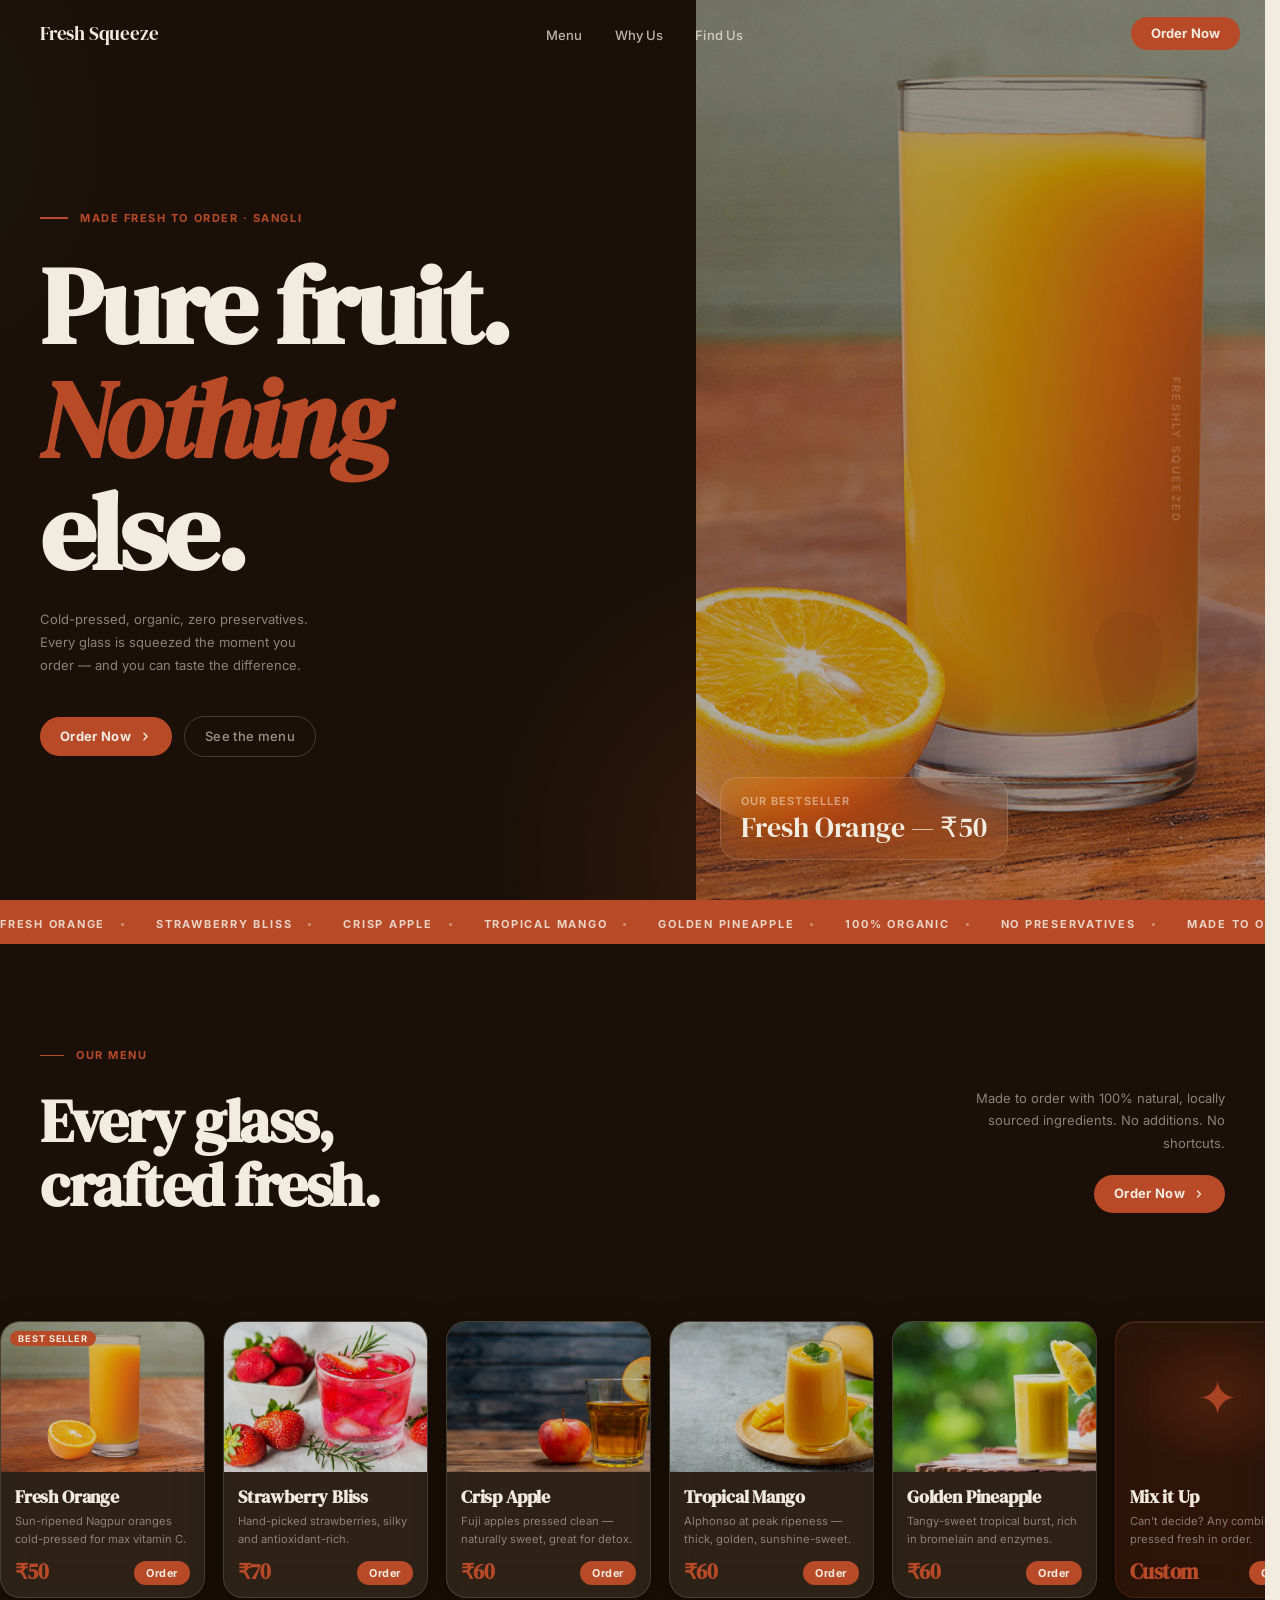
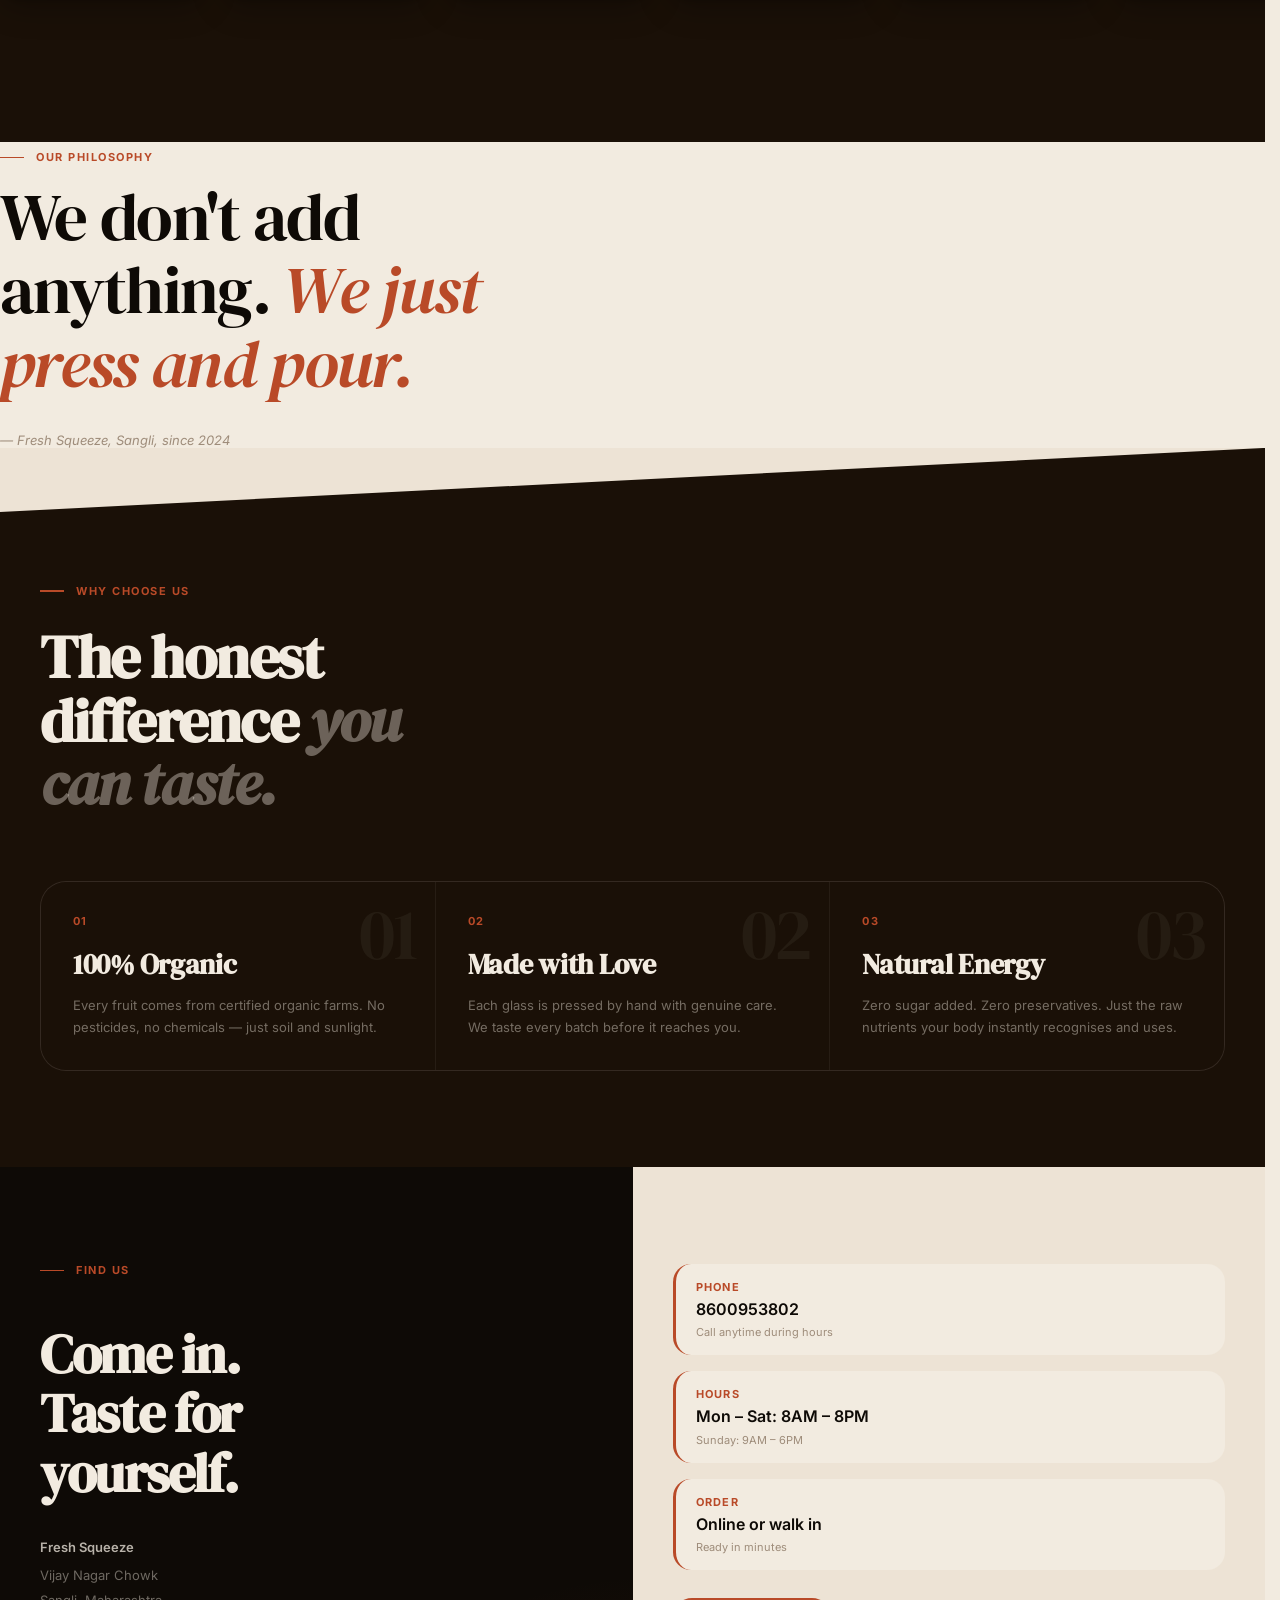
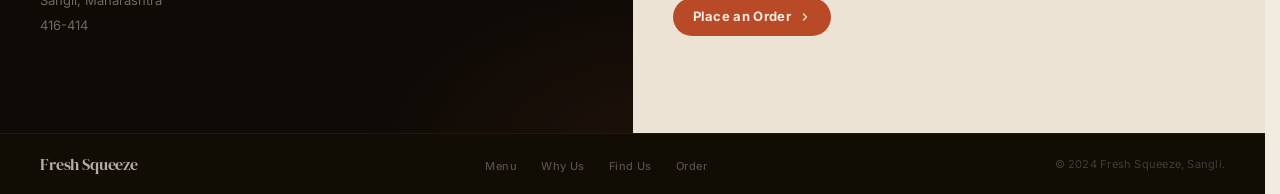
<file: index.html>
<!DOCTYPE html>
<html lang="en">
<head>
  <meta charset="UTF-8">
  <meta name="viewport" content="width=device-width, initial-scale=1.0">
  <meta name="description" content="Fresh Squeeze — naturally cold-pressed fruit juices, made to order in Sangli. No preservatives. No compromise.">
  <meta name="theme-color" content="#B94A28">
  <title>Fresh Squeeze — Natural Fruit Juices</title>
  <link rel="stylesheet" href="stylesheet.css">
  <link rel="preconnect" href="https://fonts.googleapis.com">
  <link rel="preconnect" href="https://fonts.gstatic.com" crossorigin>
  <link href="https://fonts.googleapis.com/css2?family=Inter:ital,wght@0,300;0,400;0,500;0,600;0,700;0,800;0,900;1,300&family=DM+Serif+Display:ital@0;1&display=swap" rel="stylesheet">
</head>
  <!-- Hidden checkbox — CSS-only toggle for hamburger / mobile drawer -->
  <input type="checkbox" id="nav-toggle" class="nav-toggle__input" aria-hidden="true">

  <!-- ══════════════════════════════════════════════════════
       NAV
  ══════════════════════════════════════════════════════════ -->
  <nav class="nav" id="main-nav" aria-label="Primary navigation">
    <div class="nav__inner">
      <a href="#" class="nav__logo" aria-label="Fresh Squeeze — home">Fresh Squeeze</a>

      <!-- Desktop links -->
      <ul class="nav__links" role="list">
        <li><a href="#menu">Menu</a></li>
        <li><a href="#about">Why Us</a></li>
        <li><a href="#contact">Find Us</a></li>
      </ul>

      <a href="juice_orders.html" class="nav__cta" id="nav-order-btn">Order Now</a>

      <!-- Hamburger / close — label controls the checkbox, no JS needed -->
      <label
        for="nav-toggle"
        class="nav__hamburger"
        aria-label="Toggle navigation menu"
      >
        <span class="nav__hamburger-line"></span>
        <span class="nav__hamburger-line"></span>
        <span class="nav__hamburger-line"></span>
      </label>
    </div>
  </nav>

  <!-- Mobile nav drawer — shown/hidden via #nav-toggle:checked in CSS -->
  <div class="mobile-nav" id="mobile-nav">
    <ul class="mobile-nav__links" role="list">
      <!-- Each link is also a label so tapping it dismisses the drawer -->
      <li>
        <label for="nav-toggle"><a href="#menu" class="mobile-nav__link">Menu</a></label>
      </li>
      <li>
        <label for="nav-toggle"><a href="#about" class="mobile-nav__link">Why Us</a></label>
      </li>
      <li>
        <label for="nav-toggle"><a href="#contact" class="mobile-nav__link">Find Us</a></label>
      </li>
    </ul>
    <a href="juice_orders.html" class="mobile-nav__cta" id="mobile-order-btn">Order Now →</a>
  </div>


  <!-- ══════════════════════════════════════════════════════
       HERO — asymmetric split
       Left: editorial type on dark earth
       Right: full-bleed image panel
  ══════════════════════════════════════════════════════════ -->
  <section class="hero" aria-label="Homepage hero">

    <div class="hero__left">
      <div class="hero__left-texture" aria-hidden="true"></div>

      <p class="hero__eyebrow">
        <span class="hero__eyebrow-line" aria-hidden="true"></span>
        Made fresh to order · Sangli
      </p>

      <h1 class="hero__title">
        Pure fruit.<br>
        <em>Nothing</em><br>
        else.
      </h1>

      <p class="hero__desc">
        Cold-pressed, organic, zero preservatives. Every glass is squeezed the moment you order — and you can taste the difference.
      </p>

      <div class="hero__actions">
        <a href="juice_orders.html" class="btn-solid" id="hero-order-btn">
          Order Now
          <svg width="13" height="13" viewBox="0 0 24 24" fill="none" stroke="currentColor" stroke-width="2.5" stroke-linecap="round" stroke-linejoin="round" aria-hidden="true"><polyline points="9 18 15 12 9 6"/></svg>
        </a>
        <a href="#menu" class="btn-ghost" id="hero-menu-btn">See the menu</a>
      </div>
    </div>

    <div class="hero__right" aria-hidden="true">
      <img src="images/orange-juice.jpg" alt="">

      <div class="hero__float-badge">
        <div class="hero__float-badge-label">Our bestseller</div>
        <div class="hero__float-badge-value">Fresh Orange — ₹50</div>
      </div>

      <span class="hero__right-tag">Freshly Squeezed</span>
    </div>
  </section>


  <!-- ══════════════════════════════════════════════════════
       MARQUEE — personality ticker
  ══════════════════════════════════════════════════════════ -->
  <div class="marquee" aria-hidden="true">
    <div class="marquee__track">
      <span class="marquee__item">Fresh Orange<span class="marquee__dot"></span></span>
      <span class="marquee__item">Strawberry Bliss<span class="marquee__dot"></span></span>
      <span class="marquee__item">Crisp Apple<span class="marquee__dot"></span></span>
      <span class="marquee__item">Tropical Mango<span class="marquee__dot"></span></span>
      <span class="marquee__item">Golden Pineapple<span class="marquee__dot"></span></span>
      <span class="marquee__item">100% Organic<span class="marquee__dot"></span></span>
      <span class="marquee__item">No Preservatives<span class="marquee__dot"></span></span>
      <span class="marquee__item">Made to Order<span class="marquee__dot"></span></span>
      <!-- duplicate for seamless loop -->
      <span class="marquee__item">Fresh Orange<span class="marquee__dot"></span></span>
      <span class="marquee__item">Strawberry Bliss<span class="marquee__dot"></span></span>
      <span class="marquee__item">Crisp Apple<span class="marquee__dot"></span></span>
      <span class="marquee__item">Tropical Mango<span class="marquee__dot"></span></span>
      <span class="marquee__item">Golden Pineapple<span class="marquee__dot"></span></span>
      <span class="marquee__item">100% Organic<span class="marquee__dot"></span></span>
      <span class="marquee__item">No Preservatives<span class="marquee__dot"></span></span>
      <span class="marquee__item">Made to Order<span class="marquee__dot"></span></span>
    </div>
  </div>


  <!-- ══════════════════════════════════════════════════════
       MENU — sequential wave (pure CSS)
  ══════════════════════════════════════════════════════════ -->

  <section id="menu" class="menu menu--dark" aria-labelledby="menu-heading">

    <div class="menu__header">
      <div class="menu__header-left u-reveal">
        <span class="kicker">Our Menu</span>
        <h2 class="menu__title menu__title--light" id="menu-heading">Every glass,<br>crafted fresh.</h2>
      </div>
      <div class="menu__header-right u-reveal u-delay-2">
        <p class="menu__subtitle menu__subtitle--light">Made to order with 100% natural, locally sourced ingredients. No additions. No shortcuts.</p>
        <a href="juice_orders.html" class="btn-solid" id="menu-order-btn">
          Order Now
          <svg width="12" height="12" viewBox="0 0 24 24" fill="none" stroke="currentColor" stroke-width="2.5" stroke-linecap="round" stroke-linejoin="round" aria-hidden="true"><polyline points="9 18 15 12 9 6"/></svg>
        </a>
      </div>
    </div>


    <!-- ── Wave track ──────────────────────────────────────── -->
    <div class="wave-outer" aria-label="Juice menu">
      <div class="wave-track">

        <!-- Card 0 — Fresh Orange -->
        <div class="wcard-lift" style="--i:0">
          <article class="wcard" aria-label="Fresh Orange — ₹50">
            <div class="wcard__media">
              <img src="images/orange-juice.jpg" alt="Fresh orange juice" loading="lazy">
              <span class="wcard__badge">Best Seller</span>
            </div>
            <div class="wcard__body">
              <h3 class="wcard__name">Fresh Orange</h3>
              <p class="wcard__desc">Sun-ripened Nagpur oranges cold-pressed for max vitamin C.</p>
              <div class="wcard__footer">
                <span class="wcard__price">₹50</span>
                <a href="juice_orders.html" class="wcard__btn" id="order-wcard-orange">Order</a>
              </div>
            </div>
          </article>
        </div>

        <!-- Card 1 — Strawberry Bliss -->
        <div class="wcard-lift" style="--i:1">
          <article class="wcard" aria-label="Strawberry Bliss — ₹70">
            <div class="wcard__media">
              <img src="images/strawberry-juice.jpeg" alt="Fresh strawberry juice" loading="lazy">
            </div>
            <div class="wcard__body">
              <h3 class="wcard__name">Strawberry Bliss</h3>
              <p class="wcard__desc">Hand-picked strawberries, silky and antioxidant-rich.</p>
              <div class="wcard__footer">
                <span class="wcard__price">₹70</span>
                <a href="juice_orders.html" class="wcard__btn" id="order-wcard-strawberry">Order</a>
              </div>
            </div>
          </article>
        </div>

        <!-- Card 2 — Crisp Apple -->
        <div class="wcard-lift" style="--i:2">
          <article class="wcard" aria-label="Crisp Apple — ₹60">
            <div class="wcard__media">
              <img src="images/apple-juice.jpeg" alt="Fresh apple juice" loading="lazy">
            </div>
            <div class="wcard__body">
              <h3 class="wcard__name">Crisp Apple</h3>
              <p class="wcard__desc">Fuji apples pressed clean — naturally sweet, great for detox.</p>
              <div class="wcard__footer">
                <span class="wcard__price">₹60</span>
                <a href="juice_orders.html" class="wcard__btn" id="order-wcard-apple">Order</a>
              </div>
            </div>
          </article>
        </div>

        <!-- Card 3 — Tropical Mango -->
        <div class="wcard-lift" style="--i:3">
          <article class="wcard" aria-label="Tropical Mango — ₹60">
            <div class="wcard__media">
              <img src="images/mango-juice.jpeg" alt="Fresh mango juice" loading="lazy">
            </div>
            <div class="wcard__body">
              <h3 class="wcard__name">Tropical Mango</h3>
              <p class="wcard__desc">Alphonso at peak ripeness — thick, golden, sunshine-sweet.</p>
              <div class="wcard__footer">
                <span class="wcard__price">₹60</span>
                <a href="juice_orders.html" class="wcard__btn" id="order-wcard-mango">Order</a>
              </div>
            </div>
          </article>
        </div>

        <!-- Card 4 — Golden Pineapple -->
        <div class="wcard-lift" style="--i:4">
          <article class="wcard" aria-label="Golden Pineapple — ₹60">
            <div class="wcard__media">
              <img src="images/pineapple-juice.jpeg" alt="Fresh pineapple juice" loading="lazy">
            </div>
            <div class="wcard__body">
              <h3 class="wcard__name">Golden Pineapple</h3>
              <p class="wcard__desc">Tangy-sweet tropical burst, rich in bromelain and enzymes.</p>
              <div class="wcard__footer">
                <span class="wcard__price">₹60</span>
                <a href="juice_orders.html" class="wcard__btn" id="order-wcard-pineapple">Order</a>
              </div>
            </div>
          </article>
        </div>

        <!-- Card 5 — Mix it Up -->
        <div class="wcard-lift wcard-lift--mix" style="--i:5">
          <article class="wcard wcard--mix" aria-label="Mix it Up — custom blend">
            <div class="wcard__media wcard__media--mix">
              <span class="wcard__mix-glyph" aria-hidden="true">✦</span>
            </div>
            <div class="wcard__body">
              <h3 class="wcard__name">Mix it Up</h3>
              <p class="wcard__desc">Can't decide? Any combination, pressed fresh in order.</p>
              <div class="wcard__footer">
                <span class="wcard__price">Custom</span>
                <a href="juice_orders.html" class="wcard__btn" id="order-wcard-mix">Order</a>
              </div>
            </div>
          </article>
        </div>

      </div><!-- /wave-track -->
    </div><!-- /wave-outer -->

  </section>





  </section>



  <!-- ══════════════════════════════════════════════════════
       MANIFESTO — typographic pull-quote
       Cream→Parchment→Earth transition buffer
  ══════════════════════════════════════════════════════════ -->
  <div class="manifesto" aria-label="Our philosophy">
    <span class="kicker u-reveal">Our philosophy</span>
    <blockquote class="manifesto__quote u-reveal u-delay-1">
      We don't add<br>
      anything. <em>We just<br>
      press and pour.</em>
    </blockquote>
    <p class="manifesto__sig u-reveal u-delay-2">— Fresh Squeeze, Sangli, since 2024</p>
  </div>


  <!-- ══════════════════════════════════════════════════════
       ABOUT / WHY US — numbered, dark section
  ══════════════════════════════════════════════════════════ -->
  <section id="about" class="about" aria-labelledby="about-heading">
    <div class="about__inner">

      <div class="about__heading-block u-reveal">
        <span class="kicker">Why choose us</span>
        <h2 class="about__title" id="about-heading">The honest<br>difference <em>you<br>can taste.</em></h2>
      </div>

      <div class="reasons">

        <div class="reason u-reveal">
          <span class="reason__num" aria-hidden="true">01</span>
          <p class="reason__index">01</p>
          <h3 class="reason__name">100% Organic</h3>
          <p class="reason__body">Every fruit comes from certified organic farms. No pesticides, no chemicals — just soil and sunlight.</p>
        </div>

        <div class="reason u-reveal u-delay-1">
          <span class="reason__num" aria-hidden="true">02</span>
          <p class="reason__index">02</p>
          <h3 class="reason__name">Made with Love</h3>
          <p class="reason__body">Each glass is pressed by hand with genuine care. We taste every batch before it reaches you.</p>
        </div>

        <div class="reason u-reveal u-delay-2">
          <span class="reason__num" aria-hidden="true">03</span>
          <p class="reason__index">03</p>
          <h3 class="reason__name">Natural Energy</h3>
          <p class="reason__body">Zero sugar added. Zero preservatives. Just the raw nutrients your body instantly recognises and uses.</p>
        </div>

      </div>
    </div>
  </section>


  <!-- ══════════════════════════════════════════════════════
       CONTACT — two-panel split
       Left: dark, large typographic address
       Right: parchment, practical info rows
  ══════════════════════════════════════════════════════════ -->
  <section id="contact" class="contact" aria-labelledby="contact-heading">

    <div class="contact__left">
      <span class="kicker u-reveal">Find Us</span>

      <h2 class="contact__big-text u-reveal u-delay-1" id="contact-heading">
        Come in.<br>
        Taste for<br>
        yourself.
      </h2>

      <address class="contact__address u-reveal u-delay-2">
        <strong>Fresh Squeeze</strong>
        Vijay Nagar Chowk<br>
        Sangli, Maharashtra<br>
        416-414
      </address>
    </div>

    <div class="contact__right">

      <div class="contact__info-item u-reveal">
        <div class="contact__info-label">Phone</div>
        <div class="contact__info-value"><a href="tel:8600953802">8600953802</a></div>
        <div class="contact__info-sub">Call anytime during hours</div>
      </div>

      <div class="contact__info-item u-reveal u-delay-1">
        <div class="contact__info-label">Hours</div>
        <div class="contact__info-value">Mon – Sat: 8AM – 8PM</div>
        <div class="contact__info-sub">Sunday: 9AM – 6PM</div>
      </div>

      <div class="contact__info-item u-reveal u-delay-2">
        <div class="contact__info-label">Order</div>
        <div class="contact__info-value">Online or walk in</div>
        <div class="contact__info-sub">Ready in minutes</div>
      </div>

      <div class="contact__order-cta u-reveal u-delay-3">
        <a href="juice_orders.html" class="btn-solid" id="contact-order-btn">
          Place an Order
          <svg width="12" height="12" viewBox="0 0 24 24" fill="none" stroke="currentColor" stroke-width="2.5" stroke-linecap="round" stroke-linejoin="round" aria-hidden="true"><polyline points="9 18 15 12 9 6"/></svg>
        </a>
      </div>

    </div>
  </section>


  <!-- ══════════════════════════════════════════════════════
       FOOTER — ultra-minimal bar
  ══════════════════════════════════════════════════════════ -->
  <footer class="footer" aria-label="Site footer">
    <span class="footer__brand">Fresh Squeeze</span>

    <ul class="footer__links" role="list">
      <li><a href="#menu">Menu</a></li>
      <li><a href="#about">Why Us</a></li>
      <li><a href="#contact">Find Us</a></li>
      <li><a href="juice_orders.html">Order</a></li>
    </ul>

    <p class="footer__copy">&copy; 2024 Fresh Squeeze, Sangli.</p>
  </footer>


  <!-- ══════════════════════════════════════════════════════
  <!-- No scripts needed — wave animation is pure CSS -->


</body>
</html>
</file>
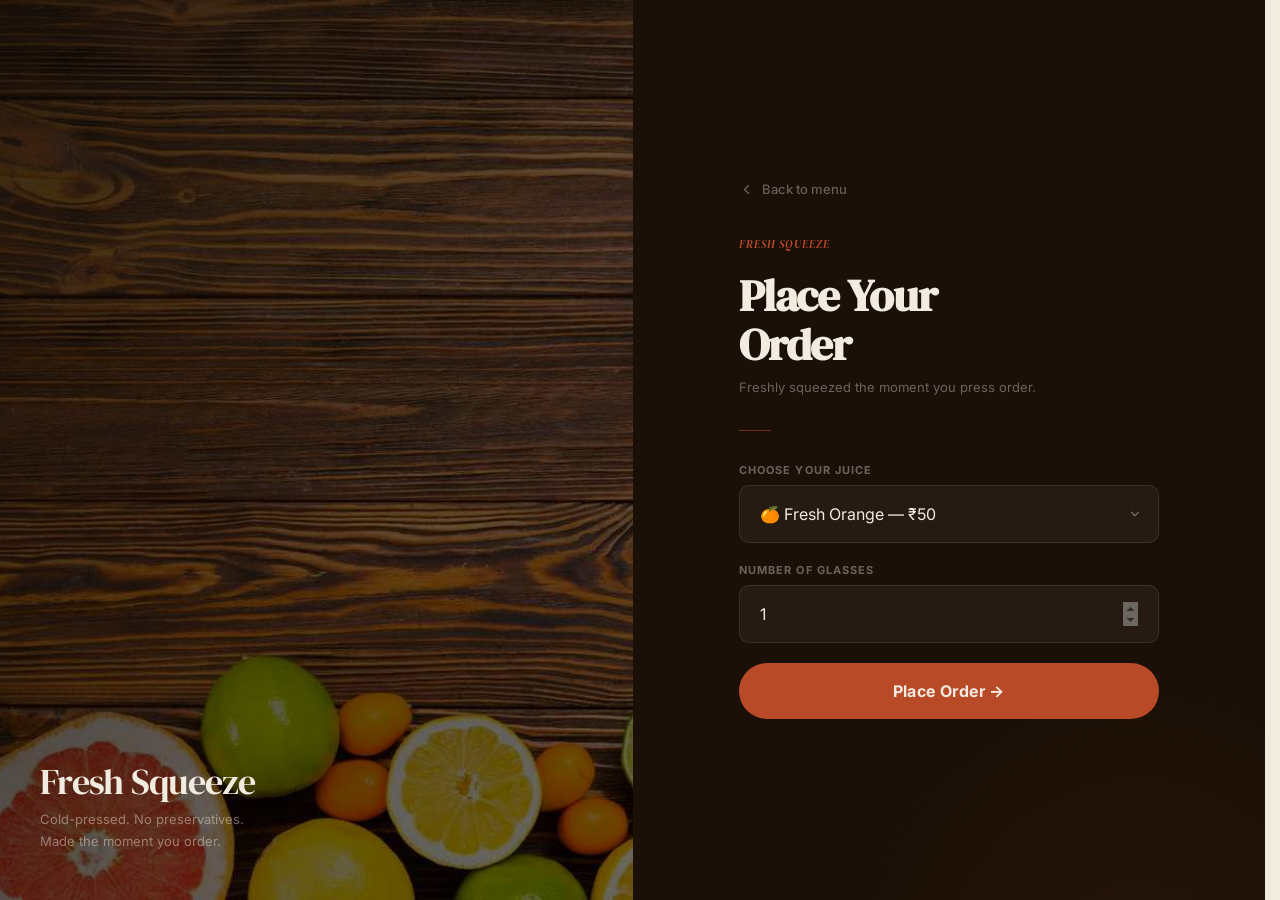
<file: juice_orders.html>
<!DOCTYPE html>
<html lang="en">
<head>
  <meta charset="UTF-8">
  <meta name="viewport" content="width=device-width, initial-scale=1.0">
  <meta name="description" content="Order fresh, cold-pressed juice from Fresh Squeeze. Choose your flavour and quantity — made the moment you order.">
  <title>Place Order — Fresh Squeeze</title>
  <link rel="stylesheet" href="stylesheet.css">
  <link rel="preconnect" href="https://fonts.googleapis.com">
  <link rel="preconnect" href="https://fonts.gstatic.com" crossorigin>
  <link href="https://fonts.googleapis.com/css2?family=Inter:ital,wght@0,300;0,400;0,500;0,600;0,700;0,800;0,900;1,300&family=DM+Serif+Display:ital@0;1&display=swap" rel="stylesheet">
</head>
<body>

  <div class="order-page" role="main">

    <!-- ── Left decorative panel (desktop) ───────────────── -->
    <div class="order-page__panel-left" aria-hidden="true">
      <img src="images/fruit-frame-wooden-background.jpg" alt="">
      <div class="order-page__panel-overlay"></div>
      <div class="order-page__panel-text">
        <div class="order-page__panel-brand">Fresh Squeeze</div>
        <p class="order-page__panel-tag">Cold-pressed. No preservatives.<br>Made the moment you order.</p>
      </div>
    </div>

    <!-- ── Right form panel ──────────────────────────────── -->
    <div class="order-page__right">
      <div class="order-card">

        <!-- Back link -->
        <a href="index.html" class="order-card__back" id="back-to-home">
          <svg width="15" height="15" viewBox="0 0 24 24" fill="none" stroke="currentColor" stroke-width="2.5" stroke-linecap="round" stroke-linejoin="round" aria-hidden="true">
            <polyline points="15 18 9 12 15 6"></polyline>
          </svg>
          Back to menu
        </a>

        <!-- Identity -->
        <div class="order-card__logo" aria-hidden="true">Fresh Squeeze</div>

        <!-- Heading -->
        <h1 class="order-card__title">Place Your<br>Order</h1>
        <p class="order-card__sub">Freshly squeezed the moment you press order.</p>

        <!-- Visual separator — same terracotta language as kickers -->
        <div class="order-card__divider" aria-hidden="true"></div>

        <!-- Hidden checkbox — powers the CSS popup -->
        <input type="checkbox" id="popup-toggle" aria-hidden="true">

        <!-- Juice selector -->
        <div class="form-group">
          <label class="form-label" for="juice">Choose your juice</label>
          <select class="form-control form-control--select" id="juice" name="juice" aria-required="true">
            <option value="orange">🍊 Fresh Orange — ₹50</option>
            <option value="strawberry">🍓 Strawberry Bliss — ₹70</option>
            <option value="apple">🍏 Crisp Apple — ₹60</option>
            <option value="mango">🥭 Tropical Mango — ₹60</option>
            <option value="pineapple">🍍 Golden Pineapple — ₹60</option>
          </select>
        </div>

        <!-- Quantity -->
        <div class="form-group">
          <label class="form-label" for="quantity">Number of glasses</label>
          <input
            class="form-control"
            type="number"
            id="quantity"
            name="quantity"
            min="1"
            max="100"
            value="1"
            aria-label="Number of glasses"
          >
        </div>

        <!-- Submit — label triggers the hidden checkbox -->
        <label
          for="popup-toggle"
          class="btn-submit"
          id="submit-order-btn"
          role="button"
          tabindex="0"
          onkeydown="if(event.key==='Enter'||event.key===' ')this.click()"
          aria-label="Place your juice order"
        >
          Place Order →
        </label>

        <!-- Success toast (CSS-only, driven by :checked) -->
        <div class="order-toast" role="status" aria-live="polite" aria-label="Order confirmation">
          <span class="order-toast__icon" aria-hidden="true">✅</span>
          <div>
            <div class="order-toast__title">Order Placed!</div>
            <p class="order-toast__msg">Your juice is being pressed right now — it'll be ready in minutes.</p>
            <a href="index.html" class="order-toast__link" id="toast-home-link">Explore more flavours →</a>
          </div>
        </div>

      </div>
    </div>

  </div>

</body>
</html>
</file>
<file: stylesheet.css>
/* ============================================================
   FRESH SQUEEZE — Refined Editorial Stylesheet
   Deliberately unique. Cohesive. Polished.
   ============================================================ */

/* ─── Google Fonts ───────────────────────────────────────── */
@import url('https://fonts.googleapis.com/css2?family=Inter:ital,wght@0,300;0,400;0,500;0,600;0,700;0,800;0,900;1,300&family=DM+Serif+Display:ital@0;1&display=swap');

/* ─── Design Tokens ──────────────────────────────────────── */
:root {
  /* Core palette */
  --c-ink:         #0E0A06;
  --c-earth:       #1A1007;
  --c-earth-deep:  #110C04;   /* footer separator, slightly darker than sections */
  --c-terracotta:  #B94A28;
  --c-rust:        #8A3015;
  --c-cream:       #F2EBE0;
  --c-parchment:   #EDE3D5;
  --c-sand:        #9E8C7A;   /* refined — was too light at #C9BAA8, lacked contrast */
  --c-sand-light:  #C9BAA8;   /* use for very subtle decorative text */
  --c-sage:        #3D6B5E;

  /* Typography */
  --f-display: 'DM Serif Display', Georgia, serif;
  --f-body:    'Inter', system-ui, -apple-system, sans-serif;

  /* Type scale */
  --t-xs:   0.6875rem;   /* 11px */
  --t-sm:   0.8125rem;   /* 13px */
  --t-base: 1rem;        /* 16px */
  --t-md:   1.125rem;    /* 18px */
  --t-lg:   1.375rem;    /* 22px */
  --t-xl:   1.75rem;     /* 28px */
  --t-2xl:  2.25rem;     /* 36px */
  --t-3xl:  3rem;        /* 48px */
  --t-4xl:  4rem;        /* 64px */
  --t-huge: clamp(3.75rem, 8.5vw, 7rem);

  /* Spacing — 4px base, doubled intervals */
  --s-1:  0.25rem;   /*  4px */
  --s-2:  0.5rem;    /*  8px */
  --s-3:  0.75rem;   /* 12px */
  --s-4:  1rem;      /* 16px */
  --s-5:  1.25rem;   /* 20px */
  --s-6:  1.5rem;    /* 24px */
  --s-8:  2rem;      /* 32px */
  --s-10: 2.5rem;    /* 40px */
  --s-12: 3rem;      /* 48px */
  --s-16: 4rem;      /* 64px */
  --s-20: 5rem;      /* 80px */
  --s-24: 6rem;      /* 96px */
  --s-32: 8rem;      /* 128px */

  /* Section rhythm — shared vertical padding for all full-width sections */
  --section-v: var(--s-24);

  /* Radii */
  --r-sm:   4px;
  --r-md:   10px;
  --r-lg:   18px;
  --r-xl:   26px;
  --r-pill: 9999px;

  /* Shadows */
  --sh-card: 0 2px 8px rgba(14,10,6,0.06), 0 6px 32px rgba(14,10,6,0.04);
  --sh-lift: 0 12px 48px rgba(14,10,6,0.14), 0 4px 12px rgba(14,10,6,0.06);
  --sh-terra: 0 6px 28px rgba(185,74,40,0.28);

  /* Easing */
  --ease-out:  cubic-bezier(0.22, 1, 0.36, 1);
  --ease-expo: cubic-bezier(0.16, 1, 0.3, 1);
  --dur-fast:  160ms;
  --dur-mid:   300ms;
  --dur-slow:  560ms;

  --nav-h: 68px;
}

/* ─── Reset ──────────────────────────────────────────────── */
*, *::before, *::after { box-sizing: border-box; margin: 0; padding: 0; }

html {
  scroll-behavior: smooth;
  font-size: 16px;
  /* Prevent layout shift from scrollbar appearing */
  scrollbar-gutter: stable;
}

body {
  font-family: var(--f-body);
  color: var(--c-ink);
  background: var(--c-cream);
  overflow-x: hidden;
  -webkit-font-smoothing: antialiased;
  -moz-osx-font-smoothing: grayscale;
}

img { display: block; max-width: 100%; }
a { text-decoration: none; color: inherit; }
address { font-style: normal; }

/* ─── Reveal utility — CSS scroll-driven, zero JS ──────── */
/*
  Fallback (browsers without animation-timeline: view):
  elements are always visible — no hidden flash, graceful.
*/
.u-reveal,
.u-reveal--left { opacity: 1; transform: none; }

/*
  Progressive enhancement: where supported, elements animate
  in from below / left as they enter the viewport.
*/
@supports (animation-timeline: view()) {
  @keyframes reveal-up {
    from { opacity: 0; transform: translateY(22px); }
    to   { opacity: 1; transform: none; }
  }
  @keyframes reveal-left {
    from { opacity: 0; transform: translateX(-22px); }
    to   { opacity: 1; transform: none; }
  }

  .u-reveal {
    animation: reveal-up linear both;
    animation-timeline: view();
    animation-range: entry 0% entry 24%;
  }
  .u-reveal--left {
    animation: reveal-left linear both;
    animation-timeline: view();
    animation-range: entry 0% entry 24%;
  }

  /* Stagger siblings by shifting the entry range slightly */
  .u-delay-1 { animation-range: entry 3%  entry 27%; }
  .u-delay-2 { animation-range: entry 6%  entry 30%; }
  .u-delay-3 { animation-range: entry 10% entry 34%; }
  .u-delay-4 { animation-range: entry 14% entry 38%; }
}

/* ─── Shared kicker pattern ──────────────────────────────── */
/*
  All section kickers follow the same visual grammar:
  — line — LABEL TEXT —
  This creates visual rhythm across all sections.
*/
.kicker {
  display: inline-flex;
  align-items: center;
  gap: var(--s-3);
  font-size: var(--t-xs);
  font-weight: 700;
  letter-spacing: 0.14em;
  text-transform: uppercase;
  color: var(--c-terracotta);
  margin-bottom: var(--s-4);
}

.kicker::before {
  content: '';
  display: block;
  width: 24px;
  height: 1.5px;
  background: var(--c-terracotta);
  flex-shrink: 0;
}

/* On dark backgrounds the kicker colour is the same terracotta — it works */

/* Hide the checkbox — it only acts as state holder */
.nav-toggle__input { display: none; }

/* ─── NAV ────────────────────────────────────────────────── */
/*
  Fallback (no scroll-driven animation support):
  nav is always frosted glass — readable on all backgrounds.
*/
.nav {
  position: fixed;
  top: 0; left: 0; right: 0;
  z-index: 200;
  height: var(--nav-h);
  display: flex;
  align-items: center;
  pointer-events: none;
  /* Frosted default — always readable */
  background: rgba(242, 235, 224, 0.94);
  backdrop-filter: blur(20px) saturate(160%);
  -webkit-backdrop-filter: blur(20px) saturate(160%);
  border-bottom: 1px solid rgba(14,10,6,0.07);
}

/*
  Progressive enhancement: scroll-driven animation.
  At scroll=0  → nav is fully transparent (on dark hero).
  At scroll=80px → nav fully frosted (on any other section).
  Chrome 115+, Firefox 110+, Safari 18+ support this.
*/
@supports (animation-timeline: scroll()) {
  @keyframes nav-frost {
    from {
      background: rgba(242,235,224,0);
      backdrop-filter: blur(0px);
      -webkit-backdrop-filter: blur(0px);
      border-bottom-color: transparent;
    }
    to {
      background: rgba(242,235,224,0.94);
      backdrop-filter: blur(20px) saturate(160%);
      -webkit-backdrop-filter: blur(20px) saturate(160%);
      border-bottom-color: rgba(14,10,6,0.07);
    }
  }
  .nav {
    background: rgba(242,235,224,0);
    backdrop-filter: blur(0px);
    -webkit-backdrop-filter: blur(0px);
    border-bottom-color: transparent;
    animation: nav-frost linear both;
    animation-timeline: scroll(root block);
    animation-range: 0px 80px;
  }
}

.nav__inner {
  width: 100%;
  padding: 0 var(--s-10);
  display: flex;
  align-items: center;
  justify-content: space-between;
  pointer-events: all;
}

.nav__logo {
  font-family: var(--f-display);
  font-size: 1.2rem;
  letter-spacing: -0.01em;
  line-height: 1;
  /* Fallback: always ink (readable on frosted nav) */
  color: var(--c-ink);
}
/* Scroll-driven: cream at top → ink when scrolled */
@supports (animation-timeline: scroll()) {
  @keyframes nav-logo {
    from { color: var(--c-cream); }
    to   { color: var(--c-ink); }
  }
  .nav__logo {
    color: var(--c-cream);
    animation: nav-logo linear both;
    animation-timeline: scroll(root block);
    animation-range: 0px 80px;
  }
}

.nav__cta {
  font-size: var(--t-sm);
  font-weight: 700;
  color: var(--c-cream);
  background: var(--c-terracotta);
  padding: 0.45rem var(--s-5);
  border-radius: var(--r-pill);
  letter-spacing: 0.01em;
  line-height: 1.5;
  transition: background var(--dur-fast), box-shadow var(--dur-mid), transform var(--dur-fast);
}
.nav__cta:hover {
  background: var(--c-rust);
  box-shadow: var(--sh-terra);
  transform: translateY(-1px);
}

.nav__links {
  display: flex;
  align-items: center;
  gap: var(--s-8);
  list-style: none;
}
.nav__links a {
  font-size: var(--t-sm);
  font-weight: 500;
  letter-spacing: 0.01em;
  position: relative;
  /* Fallback: always sand (readable on frosted nav) */
  color: var(--c-sand);
  transition: color var(--dur-fast);
}
/* Scroll-driven: bright cream at top → sand when scrolled */
@supports (animation-timeline: scroll()) {
  @keyframes nav-link {
    from { color: rgba(242,235,224,0.75); }
    to   { color: var(--c-sand); }
  }
  .nav__links a {
    color: rgba(242,235,224,0.75);
    animation: nav-link linear both;
    animation-timeline: scroll(root block);
    animation-range: 0px 80px;
  }
}
.nav__links a:hover { color: var(--c-ink); }

/* Animated underline on hover */
.nav__links a::after {
  content: '';
  position: absolute;
  bottom: -2px; left: 0;
  width: 100%; height: 1px;
  background: currentColor;
  transform: scaleX(0);
  transform-origin: right;
  transition: transform var(--dur-mid) var(--ease-expo);
}
.nav__links a:hover::after {
  transform: scaleX(1);
  transform-origin: left;
}

/* ── Hamburger label — visible on mobile only ────────────── */
.nav__hamburger {
  display: none;               /* shown via media query */
  flex-direction: column;
  justify-content: center;
  align-items: center;
  gap: 5px;
  width: 40px;
  height: 40px;
  cursor: pointer;
  padding: 6px;
  border-radius: var(--r-md);
  transition: background var(--dur-fast);
  flex-shrink: 0;
  user-select: none;
}
.nav__hamburger:hover { background: rgba(242,235,224,0.10); }

.nav__hamburger-line {
  display: block;
  width: 22px;
  height: 1.5px;
  border-radius: 2px;
  transform-origin: center;
  /* Fallback: always ink to match frosted nav */
  background: var(--c-ink);
  transition:
    transform 0.35s var(--ease-expo),
    opacity   0.25s var(--ease-out),
    background var(--dur-mid);
}
/* Scroll-driven: cream at top → ink when scrolled */
@supports (animation-timeline: scroll()) {
  @keyframes nav-line {
    from { background: var(--c-cream); }
    to   { background: var(--c-ink); }
  }
  .nav__hamburger-line {
    background: var(--c-cream);
    animation: nav-line linear both;
    animation-timeline: scroll(root block);
    animation-range: 0px 80px;
  }
}

/* ✕ animation when checkbox is checked */
#nav-toggle:checked ~ nav .nav__hamburger-line:nth-child(1) {
  transform: translateY(6.5px) rotate(45deg);
}
#nav-toggle:checked ~ nav .nav__hamburger-line:nth-child(2) {
  opacity: 0;
  transform: scaleX(0);
}
#nav-toggle:checked ~ nav .nav__hamburger-line:nth-child(3) {
  transform: translateY(-6.5px) rotate(-45deg);
}

/* ── Mobile nav drawer — driven by checkbox, no JS ────────── */
.mobile-nav {
  position: fixed;
  top: var(--nav-h);
  left: 0; right: 0;
  z-index: 190;
  background: var(--c-earth);
  border-bottom: 1px solid rgba(242,235,224,0.08);
  padding: var(--s-6) var(--s-6) var(--s-8);
  display: flex;
  flex-direction: column;
  gap: var(--s-6);
  /* Hidden state */
  transform: translateY(-8px);
  opacity: 0;
  pointer-events: none;
  visibility: hidden;
  transition:
    transform 0.38s var(--ease-expo),
    opacity   0.32s var(--ease-out),
    visibility 0s linear 0.38s;
}
/* Open state: checkbox sibling selector — no JS at all */
#nav-toggle:checked ~ .mobile-nav {
  transform: translateY(0);
  opacity: 1;
  pointer-events: all;
  visibility: visible;
  transition:
    transform 0.38s var(--ease-expo),
    opacity   0.32s var(--ease-out),
    visibility 0s linear 0s;
}

.mobile-nav__links {
  list-style: none;
  display: flex;
  flex-direction: column;
  gap: 2px;
}
.mobile-nav__link {
  display: block;
  padding: var(--s-4) var(--s-2);
  font-size: var(--t-xl);
  font-family: var(--f-display);
  color: rgba(242,235,224,0.65);
  letter-spacing: -0.01em;
  border-bottom: 1px solid rgba(242,235,224,0.06);
  transition: color var(--dur-fast), padding-left var(--dur-mid) var(--ease-expo);
  text-decoration: none;
}
.mobile-nav__link:hover {
  color: var(--c-cream);
  padding-left: var(--s-4);
}

.mobile-nav__cta {
  display: inline-flex;
  align-items: center;
  gap: var(--s-2);
  padding: var(--s-4) var(--s-6);
  background: var(--c-terracotta);
  color: var(--c-cream);
  font-size: var(--t-base);
  font-weight: 700;
  border-radius: var(--r-pill);
  letter-spacing: 0.02em;
  width: 100%;
  justify-content: center;
  transition: background var(--dur-fast), box-shadow var(--dur-mid);
  text-decoration: none;
  margin-top: var(--s-2);
}
.mobile-nav__cta:hover {
  background: var(--c-rust);
  box-shadow: var(--sh-terra);
}

/* ─── HERO — asymmetric split ────────────────────────────── */
.hero {
  display: grid;
  grid-template-columns: 55fr 45fr;
  min-height: 100vh;
}

.hero__left {
  background: var(--c-earth);
  position: relative;
  display: flex;
  flex-direction: column;
  justify-content: center;          /* centred vertically — more balanced */
  padding: calc(var(--nav-h) + var(--s-16)) var(--s-10) var(--s-16);
  overflow: hidden;
}

.hero__left-texture {
  position: absolute;
  inset: 0;
  background:
    radial-gradient(ellipse 65% 55% at 110% 95%, rgba(185,74,40,0.16) 0%, transparent 60%),
    radial-gradient(ellipse 45% 45% at -10% 15%, rgba(61,107,94,0.10) 0%, transparent 55%);
  pointer-events: none;
}

.hero__eyebrow {
  display: flex;
  align-items: center;
  gap: var(--s-3);
  font-size: var(--t-xs);
  font-weight: 700;
  letter-spacing: 0.14em;
  text-transform: uppercase;
  color: var(--c-terracotta);
  margin-bottom: var(--s-6);
  opacity: 0;
  animation: hero-rise 0.8s var(--ease-expo) 0.3s forwards;
}
.hero__eyebrow-line {
  display: block;
  width: 28px;
  height: 1.5px;
  background: var(--c-terracotta);
}

.hero__title {
  font-family: var(--f-display);
  font-size: var(--t-huge);
  color: var(--c-cream);
  line-height: 1.04;
  letter-spacing: -0.025em;
  margin-bottom: var(--s-5);
  opacity: 0;
  animation: hero-rise 0.9s var(--ease-expo) 0.45s forwards;
}
.hero__title em {
  font-style: italic;
  color: var(--c-terracotta);
}

.hero__desc {
  font-size: var(--t-sm);
  color: rgba(242,235,224,0.52);
  max-width: 36ch;
  line-height: 1.75;
  margin-bottom: var(--s-10);
  opacity: 0;
  animation: hero-rise 0.9s var(--ease-expo) 0.6s forwards;
}

.hero__actions {
  display: flex;
  align-items: center;
  gap: var(--s-3);
  opacity: 0;
  animation: hero-rise 0.9s var(--ease-expo) 0.75s forwards;
  flex-wrap: wrap;
}

/* Right panel */
.hero__right {
  position: relative;
  overflow: hidden;
  background: var(--c-earth-deep);
}

.hero__right img {
  position: absolute;
  inset: 0;
  width: 100%;
  height: 100%;
  object-fit: cover;
  object-position: center 30%;
  filter: brightness(0.68) saturate(1.12);
  transition: transform 9s ease-out;
}
.hero__right:hover img { transform: scale(1.04); }

.hero__float-badge {
  position: absolute;
  bottom: var(--s-10);
  left: var(--s-6);
  background: rgba(242,235,224,0.08);
  backdrop-filter: blur(24px) saturate(160%);
  -webkit-backdrop-filter: blur(24px) saturate(160%);
  border: 1px solid rgba(242,235,224,0.15);
  border-radius: var(--r-lg);
  padding: var(--s-4) var(--s-5);
  color: var(--c-cream);
  opacity: 0;
  animation: hero-rise 1s var(--ease-expo) 1.1s forwards;
}
.hero__float-badge-label {
  font-size: var(--t-xs);
  font-weight: 600;
  letter-spacing: 0.1em;
  text-transform: uppercase;
  opacity: 0.55;
  margin-bottom: var(--s-1);
}
.hero__float-badge-value {
  font-family: var(--f-display);
  font-size: var(--t-xl);
  line-height: 1.1;
}

.hero__right-tag {
  position: absolute;
  top: 50%;
  right: var(--s-4);
  transform: translateY(-50%) rotate(90deg);
  font-size: var(--t-xs);
  font-weight: 600;
  letter-spacing: 0.2em;
  text-transform: uppercase;
  color: rgba(242,235,224,0.22);
}

/* ─── BUTTONS — unified system ───────────────────────────── */
.btn-solid {
  display: inline-flex;
  align-items: center;
  gap: var(--s-2);
  padding: 0.6rem var(--s-5);
  background: var(--c-terracotta);
  color: var(--c-cream);
  font-family: var(--f-body);
  font-size: var(--t-sm);
  font-weight: 700;
  border-radius: var(--r-pill);
  letter-spacing: 0.025em;
  line-height: 1.5;
  border: none;
  cursor: pointer;
  transition:
    background var(--dur-fast),
    box-shadow var(--dur-mid),
    transform var(--dur-fast);
  white-space: nowrap;
}
.btn-solid:hover {
  background: var(--c-rust);
  box-shadow: var(--sh-terra);
  transform: translateY(-2px);
}
.btn-solid:active { transform: translateY(0); }

.btn-ghost {
  display: inline-flex;
  align-items: center;
  gap: var(--s-2);
  padding: 0.6rem var(--s-5);
  background: transparent;
  color: rgba(242,235,224,0.6);
  font-family: var(--f-body);
  font-size: var(--t-sm);
  font-weight: 500;
  border-radius: var(--r-pill);
  border: 1px solid rgba(242,235,224,0.20);
  letter-spacing: 0.025em;
  line-height: 1.5;
  cursor: pointer;
  transition: color var(--dur-fast), border-color var(--dur-mid);
  white-space: nowrap;
}
.btn-ghost:hover {
  color: var(--c-cream);
  border-color: rgba(242,235,224,0.48);
}

/* ─── MARQUEE ────────────────────────────────────────────── */
.marquee {
  background: var(--c-terracotta);
  padding: var(--s-3) 0;
  overflow: hidden;
  white-space: nowrap;
}
.marquee__track {
  display: inline-flex;
  animation: marquee-scroll 26s linear infinite;
}
.marquee__item {
  display: inline-flex;
  align-items: center;
  gap: var(--s-4);
  font-size: var(--t-xs);
  font-weight: 700;
  letter-spacing: 0.16em;
  text-transform: uppercase;
  color: rgba(242,235,224,0.85);
  padding-right: var(--s-8);
}
.marquee__dot {
  width: 3px;
  height: 3px;
  border-radius: 50%;
  background: rgba(242,235,224,0.45);
  flex-shrink: 0;
}

@keyframes marquee-scroll {
  from { transform: translateX(0); }
  to   { transform: translateX(-50%); }
}


/* ─── MENU — sequential wave layout ─────────────────────── */
.menu {
  background: var(--c-earth);
  padding: var(--section-v) 0;
}
.menu--dark { background: var(--c-earth); }

.menu__header {
  padding: 0 var(--s-10) var(--s-12);
  display: flex;
  align-items: flex-end;
  justify-content: space-between;
  gap: var(--s-8);
}
.menu__title {
  font-family: var(--f-display);
  font-size: clamp(2.4rem, 5vw, 3.75rem);
  line-height: 1.06;
  letter-spacing: -0.025em;
  color: var(--c-ink);
  max-width: 12ch;
  margin-top: var(--s-3);
}
.menu__title--light { color: var(--c-cream); }
.menu__header-right { max-width: 26ch; text-align: right; padding-bottom: var(--s-1); }
.menu__subtitle { font-size: var(--t-sm); color: var(--c-sand); line-height: 1.75; margin-bottom: var(--s-5); }
.menu__subtitle--light { color: rgba(242,235,224,0.52); }

/* ─── Wave outer — scrollable on small screens ───────────── */
.wave-outer {
  overflow-x: auto;
  /* top padding = rise height + breathing room so the card isn't clipped */
  padding: 56px var(--s-10) var(--s-12);
  scrollbar-width: none;
  -webkit-overflow-scrolling: touch;
  scroll-snap-type: x proximity;
}
.wave-outer::-webkit-scrollbar { display: none; }

/* ─── Wave track — horizontal flex row ───────────────────── */
.wave-track {
  display: flex;
  gap: 18px;
  /* Allows natural width on large screens, overflows on small */
  min-width: max-content;
  margin: 0 auto;
  /* Centre the track within the scroller on wide viewports */
  width: 100%;
  justify-content: center;
}

/* ─── Animation wrapper — owns translateY ────────────────── */
/*
  N = 6 cards  |  slot = 0.65s  |  total cycle = 3.9s
  Each card rises in its first 14% of the cycle (≈ 0.55s), then rests.
  Staggered via CSS custom property --i (0–5).
*/
.wcard-lift {
  flex: 1 0 clamp(140px, 14vw, 205px);
  max-width: 205px;
  scroll-snap-align: start;

  /*
    2.4s cycle  |  N=6  |  phase gap = 2.4/6 = 0.4s
    delay = (5 - i) * -0.4s  → wave is already mid-sweep on page load,
    peak travels left→right (card 0 rises first, then 1, 2 … 5).
  */
  animation: wave-float 2.4s ease-in-out calc((5 - var(--i, 0)) * -0.4s) infinite;
  will-change: transform;
}

/* Hover: pause animation on this card, keep others going */
.wcard-lift:hover {
  animation-play-state: paused;
  /* freeze card at the top of its arc for instant highlight */
}

/* ─── Wave-float keyframe — full continuous sine arc ─────── */
/*
  Each card runs this same 2.4s keyframe but at a different phase
  (controlled by animation-delay).  At any instant, the six cards
  sit at six evenly-spaced points on a sine curve → connected wave.

  ease-in-out on a symmetric 0→peak→0 keyframe ≈ sin(π·t/T):
  smooth acceleration and deceleration at top and bottom.
*/
@keyframes wave-float {
  0%   { transform: translateY(0);     }
  50%  { transform: translateY(-34px); }
  100% { transform: translateY(0);     }
}

/* ─── Glass card — visual layer ──────────────────────────── */
.wcard {
  border-radius: 20px;
  overflow: hidden;
  background: rgba(255, 255, 255, 0.08);
  backdrop-filter: blur(18px) saturate(140%);
  -webkit-backdrop-filter: blur(18px) saturate(140%);
  border: 1px solid rgba(255, 255, 255, 0.13);
  box-shadow:
    0 8px 32px rgba(0, 0, 0, 0.30),
    0 2px 6px rgba(0, 0, 0, 0.18),
    inset 0 1px 0 rgba(255, 255, 255, 0.10);
  color: var(--c-cream);
  cursor: pointer;
  transition:
    background var(--dur-mid),
    border-color var(--dur-mid),
    box-shadow var(--dur-mid);
}

/* Hover highlight on the visual card (not the lift wrapper) */
.wcard-lift:hover .wcard {
  background: rgba(255, 255, 255, 0.15);
  border-color: rgba(185, 74, 40, 0.50);
  box-shadow:
    0 16px 48px rgba(0, 0, 0, 0.45),
    0 4px 16px rgba(185, 74, 40, 0.22),
    inset 0 1px 0 rgba(255, 255, 255, 0.18);
}

/* ─── Card media ─────────────────────────────────────────── */
.wcard__media {
  position: relative;
  height: 150px;
  overflow: hidden;
}
.wcard__media img {
  width: 100%;
  height: 100%;
  object-fit: cover;
  display: block;
  filter: brightness(0.82) saturate(1.15);
  transition: transform 0.55s var(--ease-expo), filter 0.4s;
}
.wcard-lift:hover .wcard__media img {
  transform: scale(1.06);
  filter: brightness(0.92) saturate(1.2);
}

/* Mix card — no image */
.wcard__media--mix {
  display: flex;
  align-items: center;
  justify-content: center;
  background: radial-gradient(ellipse at center,
    rgba(185, 74, 40, 0.22) 0%, transparent 68%);
}
.wcard__mix-glyph {
  font-size: 3rem;
  color: var(--c-terracotta);
  opacity: 0.85;
  transition: transform 0.5s var(--ease-expo);
}
.wcard-lift:hover .wcard__mix-glyph {
  transform: rotate(30deg) scale(1.15);
}

/* Badge */
.wcard__badge {
  position: absolute;
  top: 9px;
  left: 9px;
  font-size: 0.58rem;
  font-weight: 700;
  letter-spacing: 0.1em;
  text-transform: uppercase;
  color: var(--c-cream);
  background: var(--c-terracotta);
  border-radius: var(--r-pill);
  padding: 2px 8px;
  pointer-events: none;
}

/* ─── Card body ──────────────────────────────────────────── */
.wcard__body { padding: 14px 14px 12px; }

.wcard__name {
  font-family: var(--f-display);
  font-size: 1.15rem;
  font-weight: 700;
  color: var(--c-cream);
  line-height: 1.18;
  letter-spacing: -0.01em;
  margin-bottom: 5px;
}
.wcard__desc {
  font-size: 0.70rem;
  color: rgba(242, 235, 224, 0.48);
  line-height: 1.6;
  margin-bottom: 12px;
  transition: color var(--dur-mid);
}
.wcard-lift:hover .wcard__desc { color: rgba(242, 235, 224, 0.72); }

.wcard__footer {
  display: flex;
  align-items: center;
  justify-content: space-between;
  gap: 8px;
}
.wcard__price {
  font-family: var(--f-display);
  font-size: 1.3rem;
  font-weight: 800;
  color: var(--c-terracotta);
  letter-spacing: -0.025em;
  line-height: 1;
}
.wcard__btn {
  font-size: 0.68rem;
  font-weight: 700;
  color: var(--c-cream);
  background: var(--c-terracotta);
  border-radius: var(--r-pill);
  padding: 5px 12px;
  letter-spacing: 0.05em;
  text-decoration: none;
  white-space: nowrap;
  transition: background var(--dur-fast), box-shadow var(--dur-mid);
}
.wcard__btn:hover {
  background: var(--c-rust);
  box-shadow: var(--sh-terra);
}

/* Mix it Up variant */
.wcard--mix {
  background: rgba(185, 74, 40, 0.10);
  border-color: rgba(185, 74, 40, 0.20);
}
.wcard-lift--mix:hover .wcard {
  background: rgba(185, 74, 40, 0.18);
}



  color: rgba(242, 235, 224, 0.2);
  pointer-events: none;
  white-space: nowrap;
}




/* ─── MANIFESTO — typographic pull-quote ────────────────── */
/*
  Sits between menu (cream) and about (dark earth).
  Given a slightly deeper cream tint to ease the transition.
*/
.manifesto {
  background: var(--c-parchment);
  padding: var(--section-v) var(--s-10);
  display: flex;
  flex-direction: column;
  align-items: flex-start;
  position: relative;
  overflow: hidden;
}
.manifesto::after {
  content: '"';
  font-family: var(--f-display);
  font-size: 38vw;
  line-height: 0.75;
  color: rgba(14,10,6,0.04);
  position: absolute;
  bottom: -5rem;
  right: -1rem;
  pointer-events: none;
  user-select: none;
}
.manifesto__quote {
  font-family: var(--f-display);
  font-size: clamp(2.25rem, 5.2vw, 4.75rem);
  line-height: 1.1;
  letter-spacing: -0.025em;
  color: var(--c-ink);
  max-width: 20ch;
  margin-bottom: var(--s-8);
  position: relative;
  z-index: 1;
}
.manifesto__quote em {
  font-style: italic;
  color: var(--c-terracotta);
}
.manifesto__sig {
  font-size: var(--t-sm);
  color: var(--c-sand);
  font-style: italic;
  position: relative;
  z-index: 1;
}

/* ─── ABOUT / WHY US — dark editorial ───────────────────── */
.about {
  background: var(--c-earth);
  position: relative;
  overflow: hidden;
}

/*
  Transition wedge from parchment (manifesto)→ earth (about).
  The ::before creates a smooth diagonal cut that "arrives" from cream.
*/
.about::before {
  content: '';
  display: block;
  background: var(--c-parchment);
  height: 5vw;
  min-height: 40px;
  clip-path: polygon(0 0, 100% 0, 100% 0, 0 100%);
}

.about__inner {
  padding: var(--s-16) var(--s-10) var(--section-v);
}

.about__heading-block {
  margin-bottom: var(--s-16);
}

.about__title {
  font-family: var(--f-display);
  font-size: clamp(2.4rem, 4.8vw, 3.75rem);
  color: var(--c-cream);
  line-height: 1.06;
  letter-spacing: -0.025em;
  max-width: 18ch;
  margin-top: var(--s-3);
}
.about__title em {
  font-style: italic;
  color: rgba(242,235,224,0.38);
}

/* Reasons grid */
.reasons {
  display: grid;
  grid-template-columns: repeat(3, 1fr);
  gap: 1px;
  background: rgba(242,235,224,0.06);
  border: 1px solid rgba(242,235,224,0.06);
  border-radius: var(--r-xl);
  overflow: hidden;
}
.reason {
  padding: var(--s-8);
  background: var(--c-earth);
  position: relative;
  transition: background var(--dur-mid);
}
.reason:hover {
  background: rgba(242,235,224,0.025);
}

/* Ghost number (decorative) */
.reason__num {
  font-family: var(--f-display);
  font-size: 4.5rem;
  line-height: 1;
  color: rgba(242,235,224,0.055);
  position: absolute;
  top: var(--s-4);
  right: var(--s-5);
  letter-spacing: -0.04em;
  pointer-events: none;
  user-select: none;
}
.reason__index {
  font-size: var(--t-xs);
  font-weight: 700;
  letter-spacing: 0.12em;
  color: var(--c-terracotta);
  margin-bottom: var(--s-5);
  text-transform: uppercase;
}
.reason__name {
  font-family: var(--f-display);
  font-size: var(--t-xl);
  color: var(--c-cream);
  margin-bottom: var(--s-3);
  line-height: 1.2;
  letter-spacing: -0.01em;
}
.reason__body {
  font-size: var(--t-sm);
  color: rgba(242,235,224,0.42);
  line-height: 1.72;
}

/* ─── CONTACT — two-panel split ──────────────────────────── */
.contact {
  display: grid;
  grid-template-columns: 1fr 1fr;
}

/* Left dark panel — continues from about  */
.contact__left {
  background: var(--c-ink);
  padding: var(--section-v) var(--s-10);
  display: flex;
  flex-direction: column;
  justify-content: space-between;
  gap: var(--s-8);
  position: relative;
  overflow: hidden;
}
.contact__left::before {
  content: '';
  position: absolute;
  inset: 0;
  background: radial-gradient(ellipse 80% 55% at 105% 105%, rgba(185,74,40,0.10) 0%, transparent 60%);
  pointer-events: none;
}
.contact__big-text {
  font-family: var(--f-display);
  font-size: clamp(2rem, 4.2vw, 3.75rem);
  color: var(--c-cream);
  line-height: 1.1;
  letter-spacing: -0.025em;
  position: relative;        /* above ::before */
  z-index: 1;
}
.contact__address {
  font-size: var(--t-sm);
  color: rgba(242,235,224,0.42);
  line-height: 1.9;          /* was 2 — slightly tighter, cleaner */
  position: relative;
  z-index: 1;
}
.contact__address strong {
  display: block;
  color: rgba(242,235,224,0.75);
  font-weight: 600;
  margin-bottom: var(--s-1);
}

/* Right cream panel */
.contact__right {
  background: var(--c-parchment);
  padding: var(--section-v) var(--s-10);
  display: flex;
  flex-direction: column;
  justify-content: center;
  gap: var(--s-4);
}
.contact__info-item {
  padding: var(--s-4) var(--s-5);
  background: var(--c-cream);
  border-radius: var(--r-lg);
  border-left: 3px solid var(--c-terracotta);
  transition:
    box-shadow var(--dur-mid) var(--ease-out),
    transform var(--dur-mid) var(--ease-out);
}
.contact__info-item:hover {
  box-shadow: var(--sh-card);
  transform: translateX(3px);
}
.contact__info-label {
  font-size: var(--t-xs);
  font-weight: 700;
  letter-spacing: 0.12em;
  text-transform: uppercase;
  color: var(--c-terracotta);
  margin-bottom: var(--s-1);
}
.contact__info-value {
  font-size: var(--t-base);
  font-weight: 600;
  color: var(--c-ink);
  line-height: 1.45;
}
.contact__info-sub {
  font-size: var(--t-xs);
  color: var(--c-sand);
  margin-top: var(--s-1);
}
.contact__order-cta {
  margin-top: var(--s-3);
}

/* ─── FOOTER — ultra-minimal single bar ─────────────────── */
/* Uses earth-deep — slightly darker separation from about/contact */
.footer {
  background: var(--c-earth-deep);
  padding: var(--s-5) var(--s-10);
  display: flex;
  align-items: center;
  justify-content: space-between;
  gap: var(--s-6);
  flex-wrap: wrap;
  border-top: 1px solid rgba(242,235,224,0.06);
}
.footer__brand {
  font-family: var(--f-display);
  font-size: 1rem;
  color: rgba(242,235,224,0.72);
  letter-spacing: -0.01em;
  line-height: 1;
}
.footer__links {
  display: flex;
  align-items: center;
  gap: var(--s-6);
  list-style: none;
}
.footer__links a {
  font-size: var(--t-xs);
  font-weight: 500;
  letter-spacing: 0.04em;
  color: rgba(242,235,224,0.30);
  transition: color var(--dur-fast);
}
.footer__links a:hover { color: rgba(242,235,224,0.65); }

.footer__copy {
  font-size: var(--t-xs);
  color: rgba(242,235,224,0.22);
  letter-spacing: 0.02em;
}

/* ─── ORDER PAGE ─────────────────────────────────────────── */
.order-page {
  min-height: 100vh;
  display: grid;
  grid-template-columns: 1fr 1fr;
  background: var(--c-earth);
}

/* Left decorative image panel (desktop) */
.order-page__panel-left {
  position: relative;
  overflow: hidden;
  display: none;
}
.order-page__panel-left img {
  position: absolute;
  inset: 0;
  width: 100%;
  height: 100%;
  object-fit: cover;
  filter: brightness(0.42) saturate(1.08);
}
.order-page__panel-overlay {
  position: absolute;
  inset: 0;
  background: linear-gradient(
    120deg,
    rgba(14,10,6,0.55) 0%,
    rgba(14,10,6,0.10) 60%,
    transparent 100%
  );
}
.order-page__panel-text {
  position: absolute;
  bottom: var(--s-12);
  left: var(--s-10);
  right: var(--s-8);
}
.order-page__panel-brand {
  font-family: var(--f-display);
  font-size: var(--t-2xl);
  color: var(--c-cream);
  margin-bottom: var(--s-2);
  letter-spacing: -0.02em;
  line-height: 1.1;
}
.order-page__panel-tag {
  font-size: var(--t-sm);
  color: rgba(242,235,224,0.45);
  line-height: 1.65;
  max-width: 30ch;
}

/* Right form panel */
.order-page__right {
  display: flex;
  align-items: center;
  justify-content: center;
  padding: var(--s-16) var(--s-10);
  background: var(--c-earth);
  /* Subtle inner texture */
  background-image: radial-gradient(
    ellipse 80% 60% at 80% 110%,
    rgba(185,74,40,0.08) 0%,
    transparent 60%
  );
}
.order-card {
  width: 100%;
  max-width: 420px;
}

/* Back link */
.order-card__back {
  display: inline-flex;
  align-items: center;
  gap: var(--s-2);
  font-size: var(--t-sm);
  font-weight: 500;
  color: rgba(242,235,224,0.36);
  margin-bottom: var(--s-10);
  transition: color var(--dur-fast);
  text-decoration: none;
}
.order-card__back:hover { color: rgba(242,235,224,0.72); }
.order-card__back svg { transition: transform var(--dur-mid) var(--ease-expo); }
.order-card__back:hover svg { transform: translateX(-4px); }

/* Brand mark on order page */
.order-card__logo {
  font-family: var(--f-display);
  font-size: var(--t-xs);
  color: var(--c-terracotta);
  letter-spacing: 0.1em;
  text-transform: uppercase;
  font-style: italic;
  margin-bottom: var(--s-5);
}

/* Form heading */
.order-card__title {
  font-family: var(--f-display);
  font-size: clamp(2rem, 4vw, 2.8rem);
  color: var(--c-cream);
  letter-spacing: -0.025em;
  line-height: 1.08;
  margin-bottom: var(--s-2);
}
.order-card__sub {
  font-size: var(--t-sm);
  color: rgba(242,235,224,0.38);
  margin-bottom: var(--s-8);   /* was s-10 — tighter connection to form */
  line-height: 1.6;
}

/* Divider between heading and form */
.order-card__divider {
  width: 32px;
  height: 1.5px;
  background: var(--c-terracotta);
  margin-bottom: var(--s-8);
  opacity: 0.5;
}

/* Form groups */
.form-group { margin-bottom: var(--s-5); }

.form-label {
  display: block;
  font-size: var(--t-xs);
  font-weight: 700;
  letter-spacing: 0.1em;
  text-transform: uppercase;
  color: rgba(242,235,224,0.38);
  margin-bottom: var(--s-2);
}

.form-control {
  width: 100%;
  padding: var(--s-4) var(--s-5);
  background: rgba(242,235,224,0.05);
  border: 1px solid rgba(242,235,224,0.10);
  border-radius: var(--r-md);
  font-family: var(--f-body);
  font-size: var(--t-base);
  color: var(--c-cream);
  outline: none;
  transition:
    border-color var(--dur-fast),
    background var(--dur-fast),
    box-shadow var(--dur-fast);
  -webkit-appearance: none;
  appearance: none;
  line-height: 1.5;
}
.form-control::placeholder {
  color: rgba(242,235,224,0.25);
}
.form-control:focus {
  border-color: var(--c-terracotta);
  background: rgba(185,74,40,0.06);
  box-shadow: 0 0 0 3px rgba(185,74,40,0.12);
}
.form-control--select {
  background-image: url("data:image/svg+xml,%3Csvg xmlns='http://www.w3.org/2000/svg' width='14' height='14' viewBox='0 0 24 24' fill='none' stroke='rgba(242,235,224,0.35)' stroke-width='2.5' stroke-linecap='round' stroke-linejoin='round'%3E%3Cpolyline points='6 9 12 15 18 9'%3E%3C/polyline%3E%3C/svg%3E");
  background-repeat: no-repeat;
  background-position: right var(--s-4) center;
  padding-right: var(--s-10);
  cursor: pointer;
}
.form-control--select option {
  background: #1A1007;
  color: #F2EBE0;
}
.form-control::-webkit-inner-spin-button,
.form-control::-webkit-outer-spin-button { opacity: 0.35; }

/* ─── Checkbox + popup (CSS only) ───────────────────────── */
#popup-toggle { display: none; }

/* Submit button — pill shape, same as all other CTAs */
.btn-submit {
  width: 100%;
  margin-top: var(--s-2);
  padding: var(--s-4) var(--s-6);
  background: var(--c-terracotta);
  color: var(--c-cream);
  font-family: var(--f-body);
  font-size: var(--t-base);
  font-weight: 700;
  border-radius: var(--r-pill);  /* unified with btn-solid */
  border: none;
  letter-spacing: 0.025em;
  cursor: pointer;
  text-align: center;
  display: block;
  line-height: 1.5;
  transition:
    background var(--dur-fast),
    box-shadow var(--dur-mid),
    transform var(--dur-fast);
}
.btn-submit:hover {
  background: var(--c-rust);
  box-shadow: var(--sh-terra);
  transform: translateY(-2px);
}
.btn-submit:active { transform: translateY(0); }

/* Success toast */
.order-toast {
  position: fixed;
  bottom: var(--s-6);
  right: var(--s-6);
  width: 316px;
  background: var(--c-cream);
  border-radius: var(--r-lg);
  padding: var(--s-4) var(--s-5);
  border-left: 3px solid #22c55e;
  box-shadow: var(--sh-lift);
  display: flex;
  align-items: flex-start;
  gap: var(--s-3);
  transform: translateY(calc(100% + var(--s-8)));
  opacity: 0;
  transition: transform 0.5s var(--ease-expo), opacity 0.5s var(--ease-expo);
}
#popup-toggle:checked ~ .order-toast {
  transform: translateY(0);
  opacity: 1;
  animation: toast-out 0.4s var(--ease-expo) 4s forwards;
}
@keyframes toast-out {
  to {
    transform: translateY(calc(100% + var(--s-8)));
    opacity: 0;
  }
}
.order-toast__icon {
  font-size: 1.25rem;
  flex-shrink: 0;
  line-height: 1.5;
}
.order-toast__title {
  font-size: var(--t-sm);
  font-weight: 700;
  color: var(--c-ink);
  margin-bottom: 2px;
}
.order-toast__msg {
  font-size: var(--t-xs);
  color: var(--c-sand);
  line-height: 1.55;
  margin-bottom: var(--s-2);
}
.order-toast__link {
  font-size: var(--t-xs);
  font-weight: 700;
  color: var(--c-terracotta);
  text-decoration: none;
  transition: color var(--dur-fast);
}
.order-toast__link:hover { color: var(--c-rust); }

/* ─── Keyframes ──────────────────────────────────────────── */
@keyframes hero-rise {
  from { opacity: 0; transform: translateY(18px); }
  to   { opacity: 1; transform: none; }
}

/* ─── RESPONSIVE ─────────────────────────────────────────── */
@media (min-width: 768px) {
  .order-page__panel-left { display: block; }
}

@media (max-width: 1100px) {
  .nav__inner { padding: 0 var(--s-8); }

  .menu__stack { padding: 0 var(--s-8); }
  .menu__header { padding: 0 var(--s-8) var(--s-10); }

  .about::before { height: 4vw; }
  .about__inner { padding: var(--s-10) var(--s-8) var(--s-20); }
  .reasons { grid-template-columns: 1fr; }

  .contact { grid-template-columns: 1fr; }

  .manifesto { padding: var(--section-v) var(--s-8); }
  .footer { padding: var(--s-5) var(--s-8); }
}

@media (max-width: 768px) {
  :root {
    --nav-h: 60px;
    --section-v: var(--s-16);
  }

  .hero { grid-template-columns: 1fr; min-height: 100svh; }
  .hero__left {
    padding: calc(var(--nav-h) + var(--s-10)) var(--s-6) var(--s-10);
    justify-content: flex-end;
    min-height: 62svh;
  }
  .hero__right { min-height: 38svh; }

  .nav__links { display: none; }        /* desktop links hidden */
  .nav__cta   { display: none; }        /* desktop CTA hidden — mobile nav has its own */
  .nav__hamburger { display: flex; }    /* show the 3-line button */
  .nav__inner { padding: 0 var(--s-5); }
  .menu { padding: var(--section-v) 0; }
  .menu__header {
    flex-direction: column;
    align-items: flex-start;
    padding: 0 var(--s-5) var(--s-8);
    gap: var(--s-5);
  }
  .menu__header-right { text-align: left; max-width: 100%; }

  /* Wave: reduce outer padding; cards are narrower so track stays scrollable */
  .wave-outer { padding: 48px var(--s-5) var(--s-10); }
  .wcard-lift { flex: 0 0 clamp(138px, 38vw, 175px); max-width: 175px; }
  .wcard__media { height: 128px; }

  .about::before { height: 8vw; min-height: 32px; }
  .about__inner { padding: var(--s-8) var(--s-5) var(--s-16); }

  .manifesto { padding: var(--section-v) var(--s-5); }
  .manifesto__quote { font-size: 2rem; }

  .contact__left { padding: var(--section-v) var(--s-5); }
  .contact__right { padding: var(--s-12) var(--s-5); }
  .contact__big-text { font-size: 2.25rem; }

  .footer {
    flex-direction: column;
    align-items: flex-start;
    gap: var(--s-4);
    padding: var(--s-5) var(--s-5);
  }
  .footer__links { flex-wrap: wrap; gap: var(--s-4); }

  .order-page { grid-template-columns: 1fr; }
  .order-page__right { padding: var(--s-10) var(--s-5); align-items: flex-start; }
  .order-card { max-width: 100%; }

  .order-toast {
    right: var(--s-4);
    left: var(--s-4);
    width: auto;
    bottom: var(--s-4);
  }
}

@media (max-width: 480px) {
  /* Tiny screens: even narrower cards, hide description text */
  .wave-outer { padding: 40px var(--s-4) var(--s-8); }
  .wcard-lift { flex: 0 0 clamp(130px, 44vw, 160px); max-width: 160px; }
  .wcard__media { height: 110px; }
  .wcard__desc { display: none; }
  .wcard__name { font-size: 1rem; }
  .wcard__price { font-size: 1.1rem; }
}
</file>
